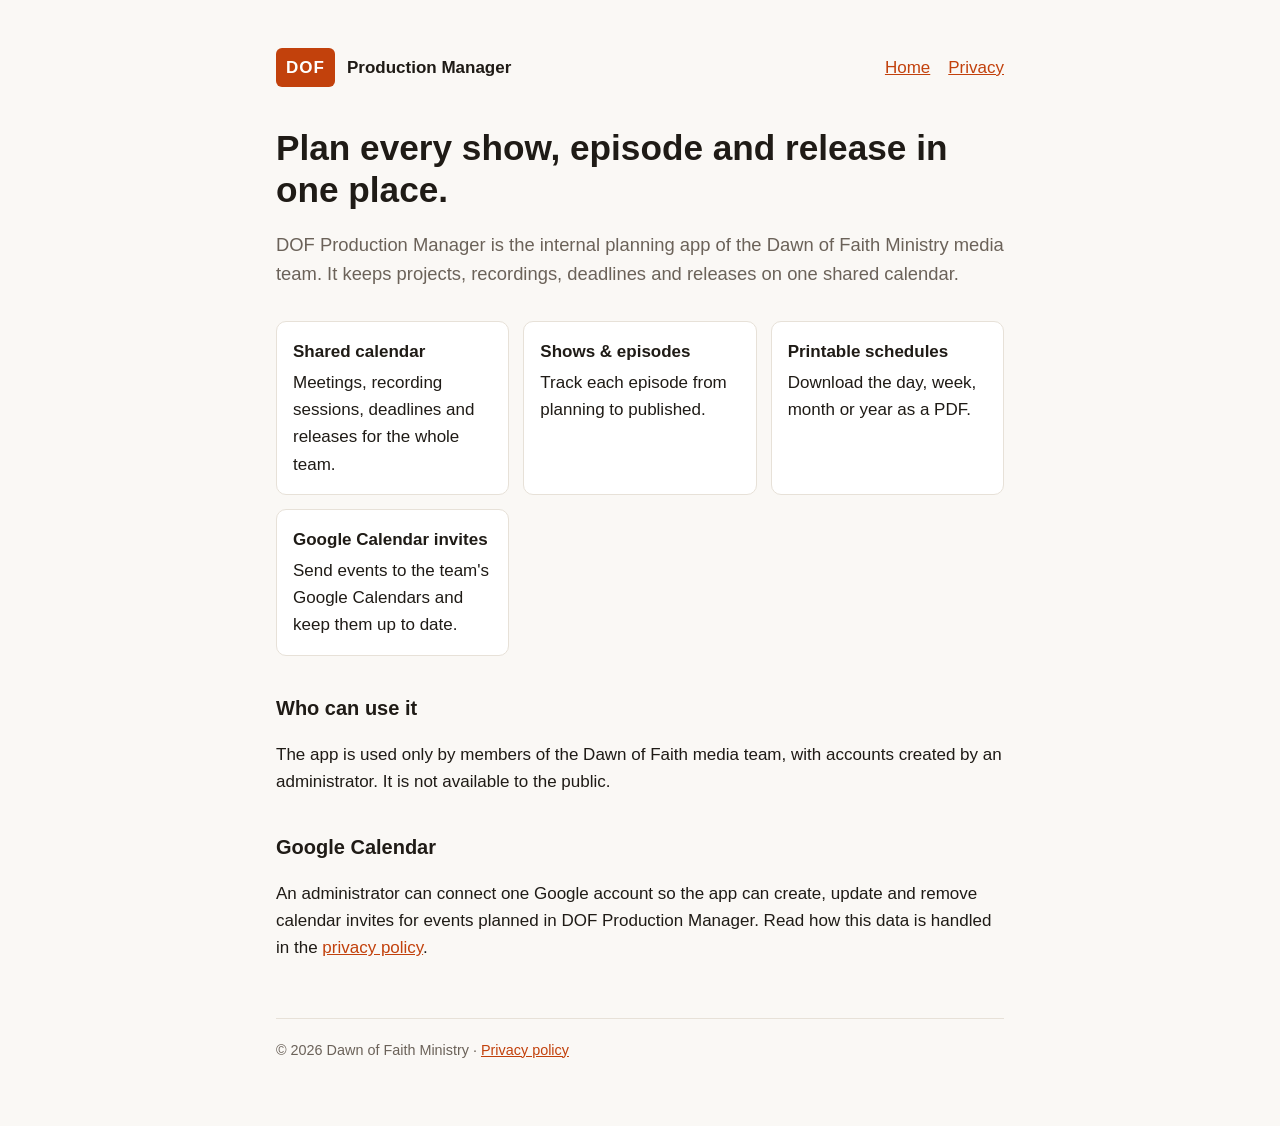
<file: index.html>
<!doctype html><html lang="en"><head><meta charset="utf-8"><meta name="viewport" content="width=device-width,initial-scale=1">
<title>DOF Production Manager</title><meta name="description" content="Production planning for the Dawn of Faith media team.">
<link rel="stylesheet" href="style.css"></head><body><main>
<header><span class="mark">DOF</span><strong>Production Manager</strong><nav><a href="./">Home</a><a href="privacy.html">Privacy</a></nav></header>
<h1>Plan every show, episode and release in one place.</h1>
<p class="lead">DOF Production Manager is the internal planning app of the Dawn of Faith Ministry media team. It keeps projects, recordings, deadlines and releases on one shared calendar.</p>
<div class="grid">
<div class="card"><b>Shared calendar</b>Meetings, recording sessions, deadlines and releases for the whole team.</div>
<div class="card"><b>Shows &amp; episodes</b>Track each episode from planning to published.</div>
<div class="card"><b>Printable schedules</b>Download the day, week, month or year as a PDF.</div>
<div class="card"><b>Google Calendar invites</b>Send events to the team's Google Calendars and keep them up to date.</div>
</div>
<h2>Who can use it</h2>
<p>The app is used only by members of the Dawn of Faith media team, with accounts created by an administrator. It is not available to the public.</p>
<h2>Google Calendar</h2>
<p>An administrator can connect one Google account so the app can create, update and remove calendar invites for events planned in DOF Production Manager. Read how this data is handled in the <a href="privacy.html">privacy policy</a>.</p>
<footer>© 2026 Dawn of Faith Ministry · <a href="privacy.html">Privacy policy</a></footer>
</main></body></html>
</file>
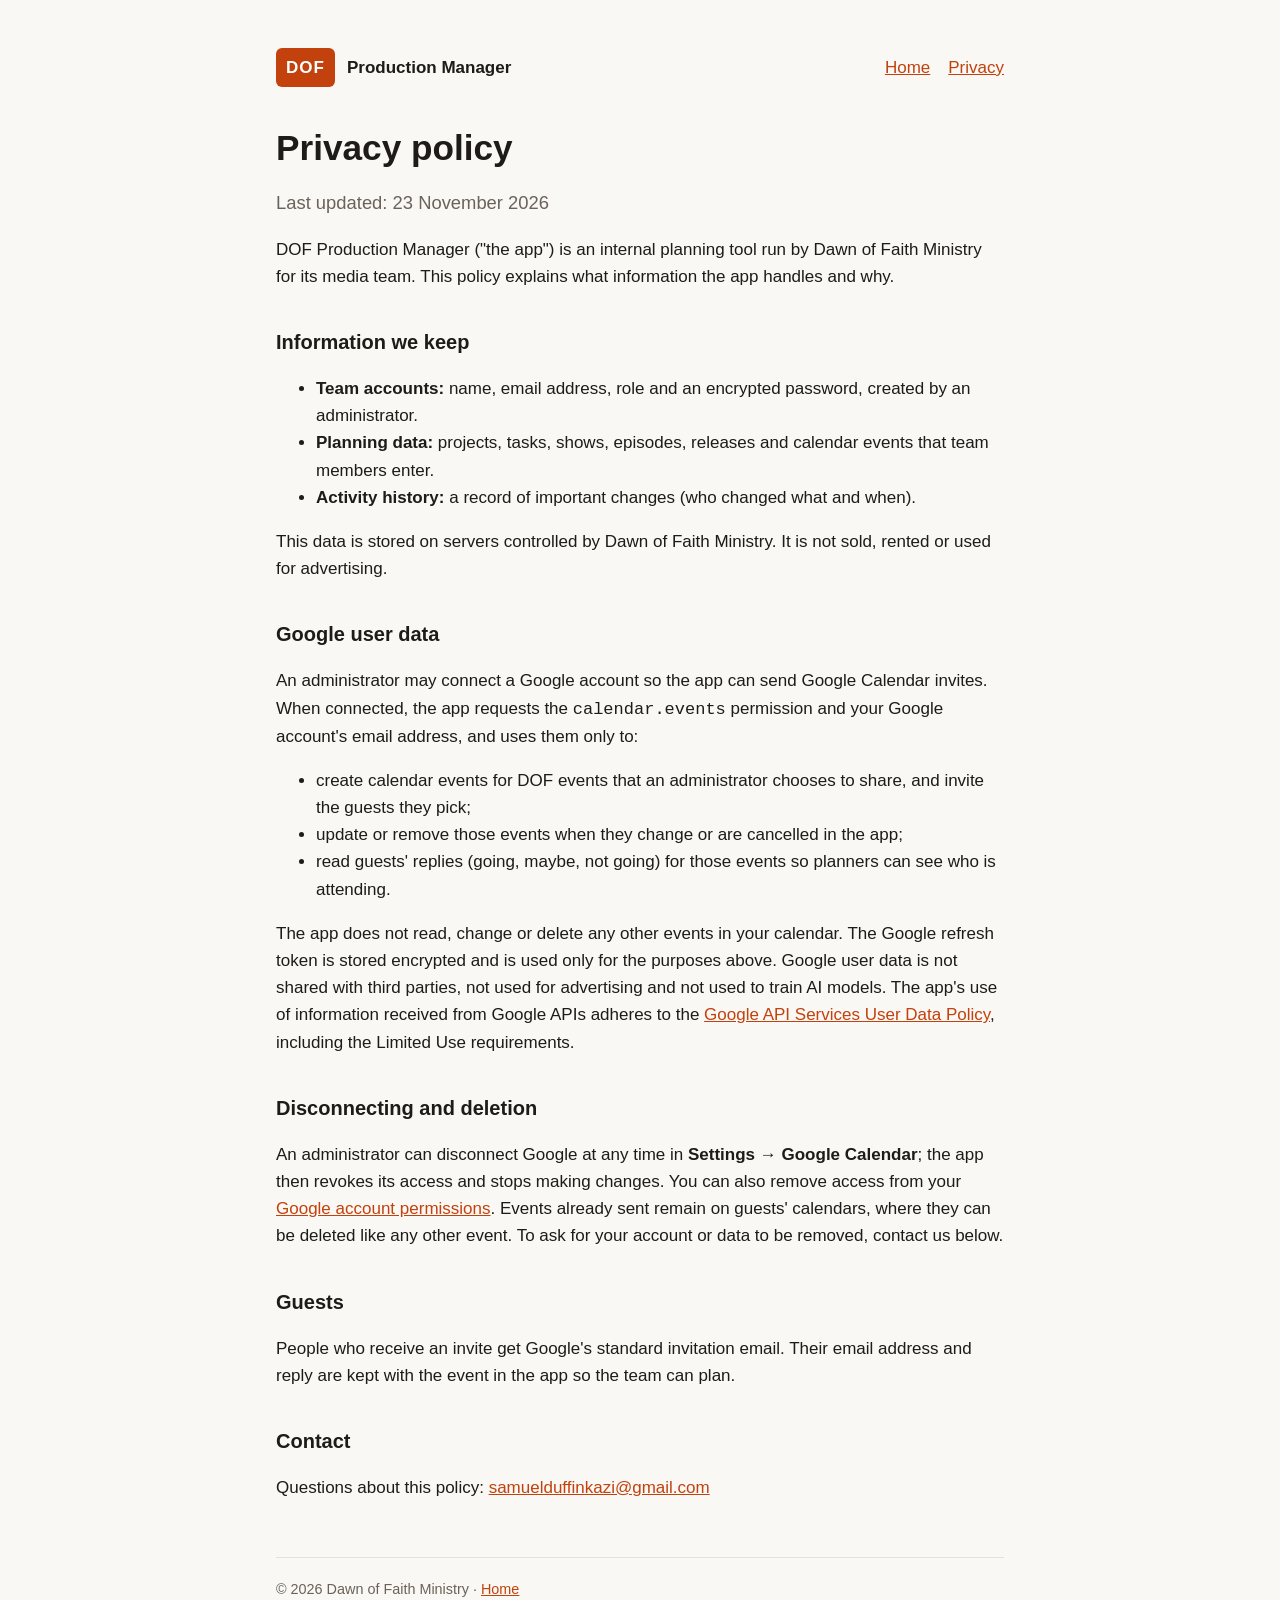
<file: privacy.html>
<!doctype html><html lang="en"><head><meta charset="utf-8"><meta name="viewport" content="width=device-width,initial-scale=1">
<title>Privacy Policy · DOF Production Manager</title><link rel="stylesheet" href="style.css"></head><body><main>
<header><span class="mark">DOF</span><strong>Production Manager</strong><nav><a href="./">Home</a><a href="privacy.html">Privacy</a></nav></header>
<h1>Privacy policy</h1><p class="lead">Last updated: 23 November 2026</p>
<p>DOF Production Manager ("the app") is an internal planning tool run by Dawn of Faith Ministry for its media team. This policy explains what information the app handles and why.</p>
<h2>Information we keep</h2>
<ul><li><b>Team accounts:</b> name, email address, role and an encrypted password, created by an administrator.</li>
<li><b>Planning data:</b> projects, tasks, shows, episodes, releases and calendar events that team members enter.</li>
<li><b>Activity history:</b> a record of important changes (who changed what and when).</li></ul>
<p>This data is stored on servers controlled by Dawn of Faith Ministry. It is not sold, rented or used for advertising.</p>
<h2>Google user data</h2>
<p>An administrator may connect a Google account so the app can send Google Calendar invites. When connected, the app requests the <code>calendar.events</code> permission and your Google account's email address, and uses them only to:</p>
<ul><li>create calendar events for DOF events that an administrator chooses to share, and invite the guests they pick;</li>
<li>update or remove those events when they change or are cancelled in the app;</li>
<li>read guests' replies (going, maybe, not going) for those events so planners can see who is attending.</li></ul>
<p>The app does not read, change or delete any other events in your calendar. The Google refresh token is stored encrypted and is used only for the purposes above. Google user data is not shared with third parties, not used for advertising and not used to train AI models. The app's use of information received from Google APIs adheres to the <a href="https://developers.google.com/terms/api-services-user-data-policy">Google API Services User Data Policy</a>, including the Limited Use requirements.</p>
<h2>Disconnecting and deletion</h2>
<p>An administrator can disconnect Google at any time in <b>Settings → Google Calendar</b>; the app then revokes its access and stops making changes. You can also remove access from your <a href="https://myaccount.google.com/permissions">Google account permissions</a>. Events already sent remain on guests' calendars, where they can be deleted like any other event. To ask for your account or data to be removed, contact us below.</p>
<h2>Guests</h2>
<p>People who receive an invite get Google's standard invitation email. Their email address and reply are kept with the event in the app so the team can plan.</p>
<h2>Contact</h2>
<p>Questions about this policy: <a href="mailto:samuelduffinkazi@gmail.com">samuelduffinkazi@gmail.com</a></p>
<footer>© 2026 Dawn of Faith Ministry · <a href="./">Home</a></footer>
</main></body></html>
</file>
<file: style.css>
:root{--bg:#faf8f5;--fg:#1f1b16;--muted:#6b6259;--accent:#c2410c;--card:#fff;--line:#e7e1d8}
@media (prefers-color-scheme:dark){:root{--bg:#171412;--fg:#f3eee8;--muted:#a89e94;--accent:#f97316;--card:#211d1a;--line:#3a332d}}
*{box-sizing:border-box}body{margin:0;background:var(--bg);color:var(--fg);font:17px/1.6 -apple-system,BlinkMacSystemFont,"Segoe UI",Roboto,sans-serif}
main{max-width:760px;margin:0 auto;padding:48px 16px 64px}
header{display:flex;align-items:center;gap:12px;margin-bottom:40px}
.mark{background:var(--accent);color:#fff;font-weight:800;letter-spacing:.06em;padding:6px 10px;border-radius:6px}
nav{margin-left:auto;display:flex;gap:18px}nav a,a{color:var(--accent)}
h1{font-size:2.2rem;line-height:1.2;margin:0 0 12px}h2{margin-top:36px;font-size:1.25rem}
.lead{color:var(--muted);font-size:1.15rem}
.grid{display:grid;grid-template-columns:repeat(auto-fit,minmax(210px,1fr));gap:14px;margin:32px 0}
.card{background:var(--card);border:1px solid var(--line);border-radius:10px;padding:16px}.card b{display:block;margin-bottom:4px}
footer{margin-top:56px;padding-top:20px;border-top:1px solid var(--line);color:var(--muted);font-size:.9rem}
</file>
